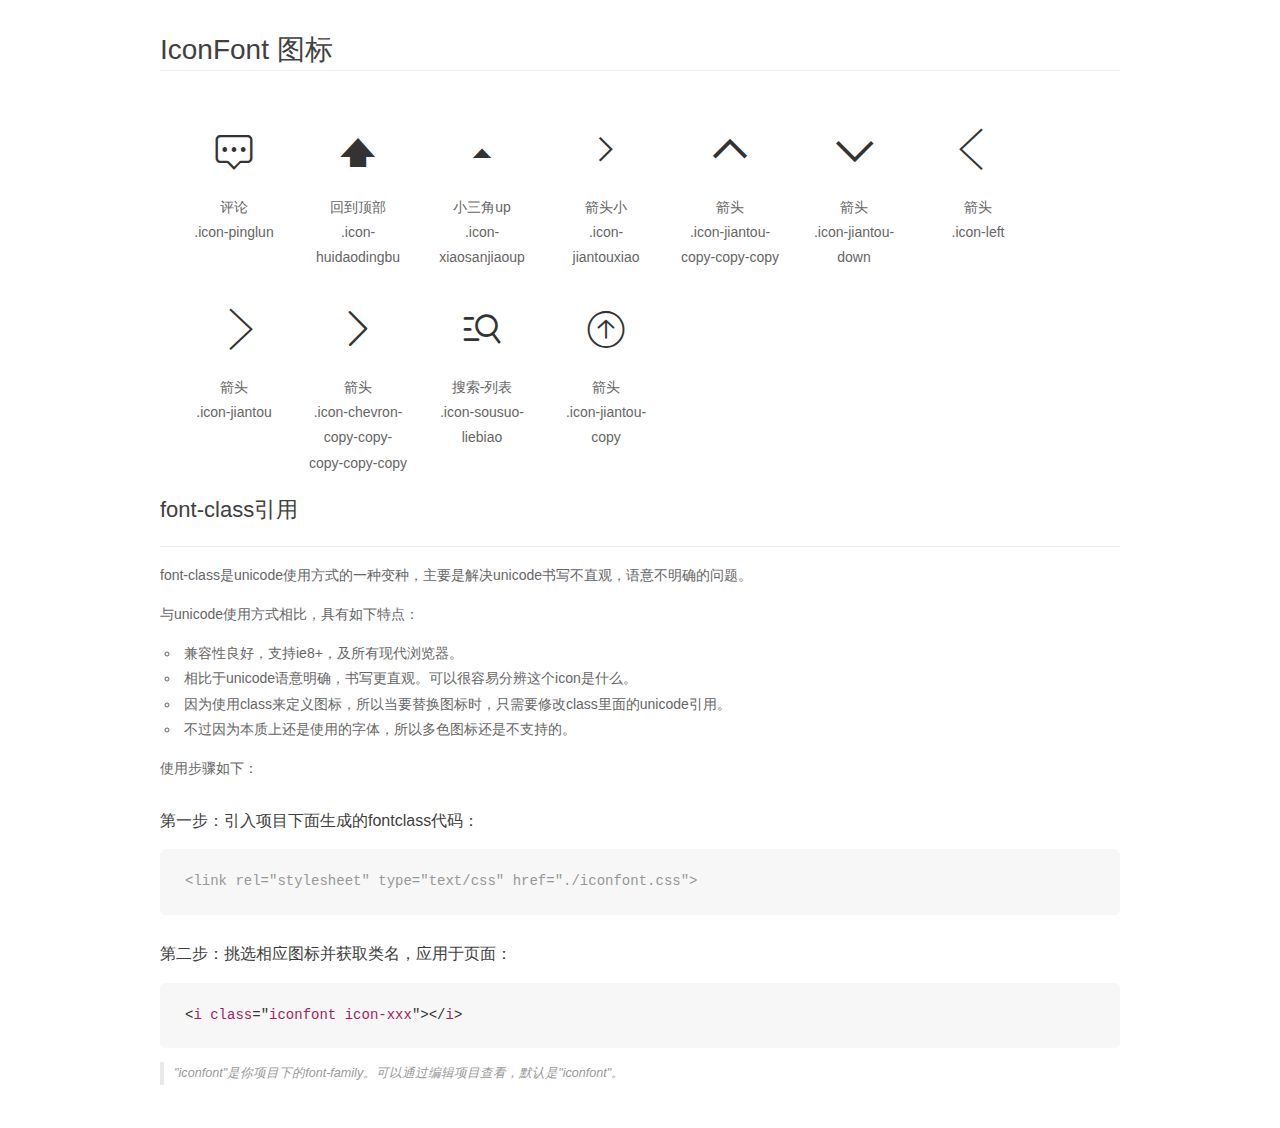
<file: iconfont/demo_fontclass.html>
<!DOCTYPE html>
<html>
<head>
    <meta charset="utf-8"/>
    <title>IconFont</title>
    <link rel="stylesheet" href="demo.css">
    <link rel="stylesheet" href="iconfont.css">
</head>
<body>
    <div class="main markdown">
        <h1>IconFont 图标</h1>
        <ul class="icon_lists clear">
            
                <li>
                <i class="icon iconfont icon-pinglun"></i>
                    <div class="name">评论</div>
                    <div class="fontclass">.icon-pinglun</div>
                </li>
            
                <li>
                <i class="icon iconfont icon-huidaodingbu"></i>
                    <div class="name">回到顶部</div>
                    <div class="fontclass">.icon-huidaodingbu</div>
                </li>
            
                <li>
                <i class="icon iconfont icon-xiaosanjiaoup"></i>
                    <div class="name">小三角up</div>
                    <div class="fontclass">.icon-xiaosanjiaoup</div>
                </li>
            
                <li>
                <i class="icon iconfont icon-jiantouxiao"></i>
                    <div class="name">箭头小</div>
                    <div class="fontclass">.icon-jiantouxiao</div>
                </li>
            
                <li>
                <i class="icon iconfont icon-jiantou-copy-copy-copy"></i>
                    <div class="name">箭头</div>
                    <div class="fontclass">.icon-jiantou-copy-copy-copy</div>
                </li>
            
                <li>
                <i class="icon iconfont icon-jiantou-down"></i>
                    <div class="name">箭头</div>
                    <div class="fontclass">.icon-jiantou-down</div>
                </li>
            
                <li>
                <i class="icon iconfont icon-left"></i>
                    <div class="name">箭头</div>
                    <div class="fontclass">.icon-left</div>
                </li>
            
                <li>
                <i class="icon iconfont icon-jiantou"></i>
                    <div class="name">箭头</div>
                    <div class="fontclass">.icon-jiantou</div>
                </li>
            
                <li>
                <i class="icon iconfont icon-chevron-copy-copy-copy-copy-copy"></i>
                    <div class="name">箭头</div>
                    <div class="fontclass">.icon-chevron-copy-copy-copy-copy-copy</div>
                </li>
            
                <li>
                <i class="icon iconfont icon-sousuo-liebiao"></i>
                    <div class="name">搜索-列表</div>
                    <div class="fontclass">.icon-sousuo-liebiao</div>
                </li>
            
                <li>
                <i class="icon iconfont icon-jiantou-copy"></i>
                    <div class="name">箭头</div>
                    <div class="fontclass">.icon-jiantou-copy</div>
                </li>
            
        </ul>

        <h2 id="font-class-">font-class引用</h2>
        <hr>

        <p>font-class是unicode使用方式的一种变种，主要是解决unicode书写不直观，语意不明确的问题。</p>
        <p>与unicode使用方式相比，具有如下特点：</p>
        <ul>
        <li>兼容性良好，支持ie8+，及所有现代浏览器。</li>
        <li>相比于unicode语意明确，书写更直观。可以很容易分辨这个icon是什么。</li>
        <li>因为使用class来定义图标，所以当要替换图标时，只需要修改class里面的unicode引用。</li>
        <li>不过因为本质上还是使用的字体，所以多色图标还是不支持的。</li>
        </ul>
        <p>使用步骤如下：</p>
        <h3 id="-fontclass-">第一步：引入项目下面生成的fontclass代码：</h3>


        <pre><code class="lang-js hljs javascript"><span class="hljs-comment">&lt;link rel="stylesheet" type="text/css" href="./iconfont.css"&gt;</span></code></pre>
        <h3 id="-">第二步：挑选相应图标并获取类名，应用于页面：</h3>
        <pre><code class="lang-css hljs">&lt;<span class="hljs-selector-tag">i</span> <span class="hljs-selector-tag">class</span>="<span class="hljs-selector-tag">iconfont</span> <span class="hljs-selector-tag">icon-xxx</span>"&gt;&lt;/<span class="hljs-selector-tag">i</span>&gt;</code></pre>
        <blockquote>
        <p>"iconfont"是你项目下的font-family。可以通过编辑项目查看，默认是"iconfont"。</p>
        </blockquote>
    </div>
</body>
</html>
</file>
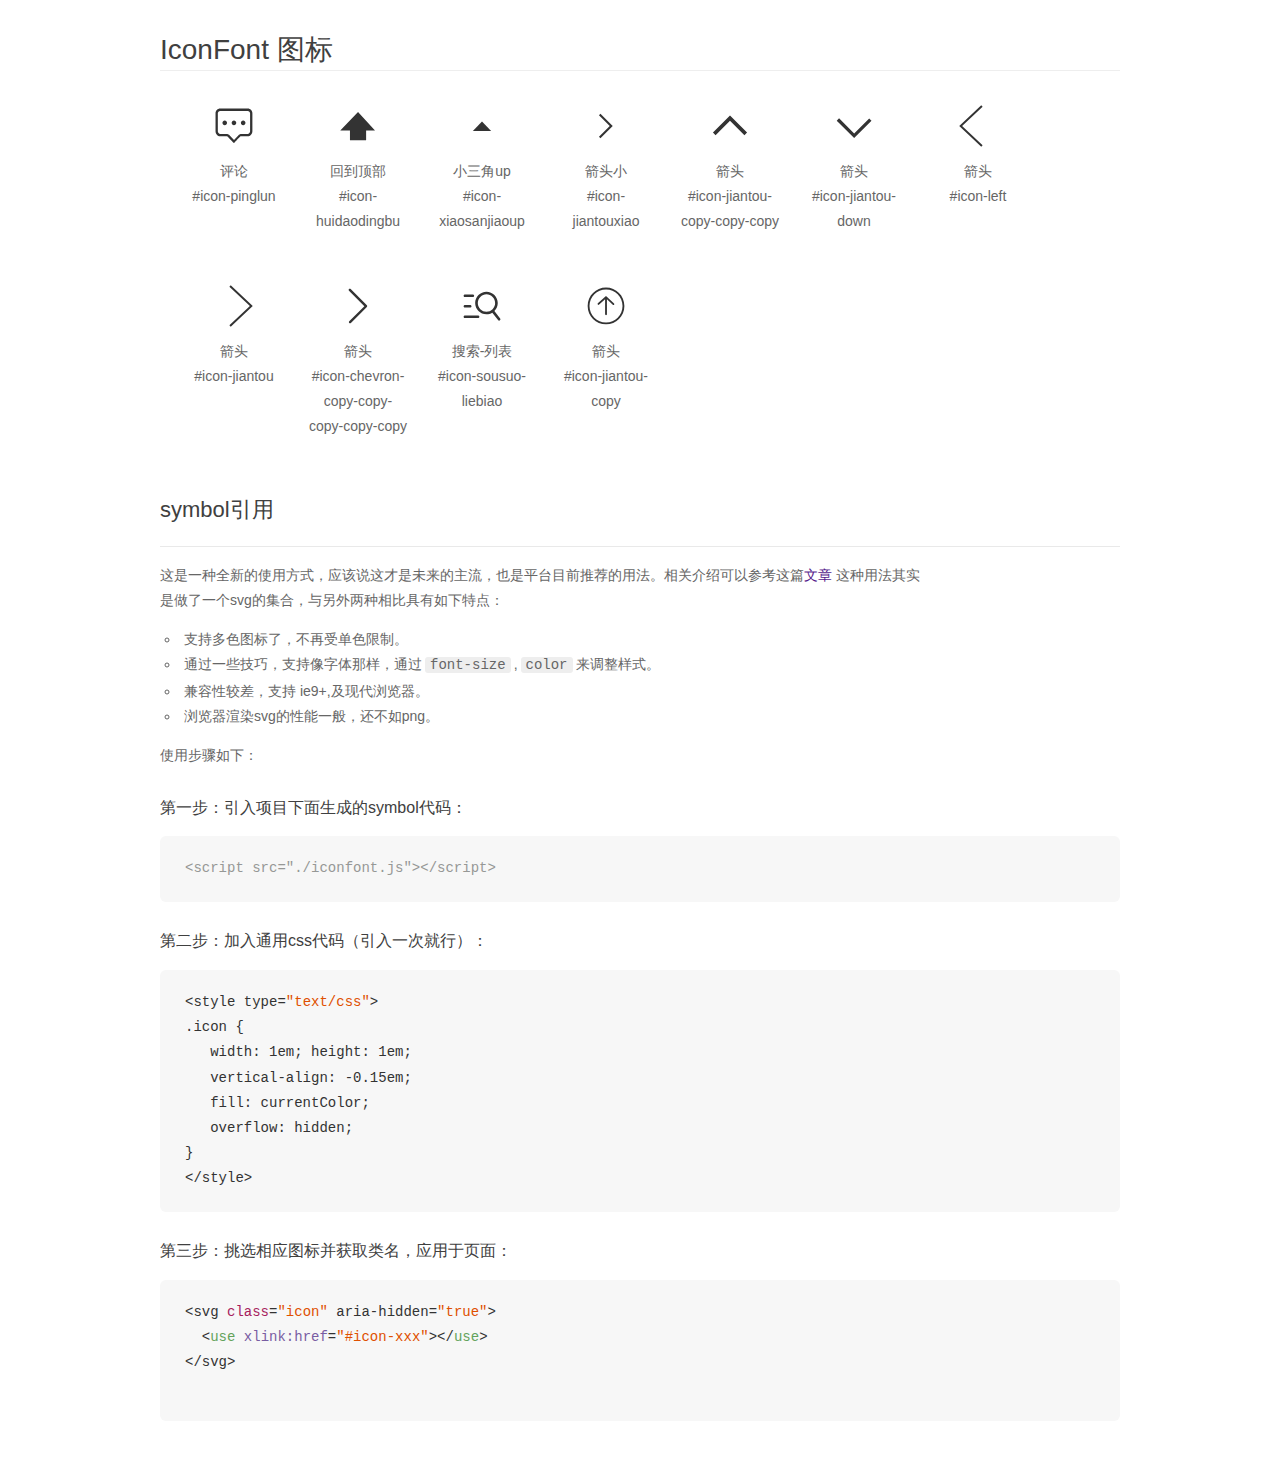
<file: iconfont/demo_symbol.html>
<!DOCTYPE html>
<html>
<head>
    <meta charset="utf-8"/>
    <title>IconFont</title>
    <link rel="stylesheet" href="demo.css">
    <script src="iconfont.js"></script>

    <style type="text/css">
        .icon {
          /* 通过设置 font-size 来改变图标大小 */
          width: 1em; height: 1em;
          /* 图标和文字相邻时，垂直对齐 */
          vertical-align: -0.15em;
          /* 通过设置 color 来改变 SVG 的颜色/fill */
          fill: currentColor;
          /* path 和 stroke 溢出 viewBox 部分在 IE 下会显示
             normalize.css 中也包含这行 */
          overflow: hidden;
        }

    </style>
</head>
<body>
    <div class="main markdown">
        <h1>IconFont 图标</h1>
        <ul class="icon_lists clear">
            
                <li>
                    <svg class="icon" aria-hidden="true">
                        <use xlink:href="#icon-pinglun"></use>
                    </svg>
                    <div class="name">评论</div>
                    <div class="fontclass">#icon-pinglun</div>
                </li>
            
                <li>
                    <svg class="icon" aria-hidden="true">
                        <use xlink:href="#icon-huidaodingbu"></use>
                    </svg>
                    <div class="name">回到顶部</div>
                    <div class="fontclass">#icon-huidaodingbu</div>
                </li>
            
                <li>
                    <svg class="icon" aria-hidden="true">
                        <use xlink:href="#icon-xiaosanjiaoup"></use>
                    </svg>
                    <div class="name">小三角up</div>
                    <div class="fontclass">#icon-xiaosanjiaoup</div>
                </li>
            
                <li>
                    <svg class="icon" aria-hidden="true">
                        <use xlink:href="#icon-jiantouxiao"></use>
                    </svg>
                    <div class="name">箭头小</div>
                    <div class="fontclass">#icon-jiantouxiao</div>
                </li>
            
                <li>
                    <svg class="icon" aria-hidden="true">
                        <use xlink:href="#icon-jiantou-copy-copy-copy"></use>
                    </svg>
                    <div class="name">箭头</div>
                    <div class="fontclass">#icon-jiantou-copy-copy-copy</div>
                </li>
            
                <li>
                    <svg class="icon" aria-hidden="true">
                        <use xlink:href="#icon-jiantou-down"></use>
                    </svg>
                    <div class="name">箭头</div>
                    <div class="fontclass">#icon-jiantou-down</div>
                </li>
            
                <li>
                    <svg class="icon" aria-hidden="true">
                        <use xlink:href="#icon-left"></use>
                    </svg>
                    <div class="name">箭头</div>
                    <div class="fontclass">#icon-left</div>
                </li>
            
                <li>
                    <svg class="icon" aria-hidden="true">
                        <use xlink:href="#icon-jiantou"></use>
                    </svg>
                    <div class="name">箭头</div>
                    <div class="fontclass">#icon-jiantou</div>
                </li>
            
                <li>
                    <svg class="icon" aria-hidden="true">
                        <use xlink:href="#icon-chevron-copy-copy-copy-copy-copy"></use>
                    </svg>
                    <div class="name">箭头</div>
                    <div class="fontclass">#icon-chevron-copy-copy-copy-copy-copy</div>
                </li>
            
                <li>
                    <svg class="icon" aria-hidden="true">
                        <use xlink:href="#icon-sousuo-liebiao"></use>
                    </svg>
                    <div class="name">搜索-列表</div>
                    <div class="fontclass">#icon-sousuo-liebiao</div>
                </li>
            
                <li>
                    <svg class="icon" aria-hidden="true">
                        <use xlink:href="#icon-jiantou-copy"></use>
                    </svg>
                    <div class="name">箭头</div>
                    <div class="fontclass">#icon-jiantou-copy</div>
                </li>
            
        </ul>


        <h2 id="symbol-">symbol引用</h2>
        <hr>

        <p>这是一种全新的使用方式，应该说这才是未来的主流，也是平台目前推荐的用法。相关介绍可以参考这篇<a href="">文章</a>
        这种用法其实是做了一个svg的集合，与另外两种相比具有如下特点：</p>
        <ul>
          <li>支持多色图标了，不再受单色限制。</li>
          <li>通过一些技巧，支持像字体那样，通过<code>font-size</code>,<code>color</code>来调整样式。</li>
          <li>兼容性较差，支持 ie9+,及现代浏览器。</li>
          <li>浏览器渲染svg的性能一般，还不如png。</li>
        </ul>
        <p>使用步骤如下：</p>
        <h3 id="-symbol-">第一步：引入项目下面生成的symbol代码：</h3>
        <pre><code class="lang-js hljs javascript"><span class="hljs-comment">&lt;script src="./iconfont.js"&gt;&lt;/script&gt;</span></code></pre>
        <h3 id="-css-">第二步：加入通用css代码（引入一次就行）：</h3>
        <pre><code class="lang-js hljs javascript">&lt;style type=<span class="hljs-string">"text/css"</span>&gt;
.icon {
   width: <span class="hljs-number">1</span>em; height: <span class="hljs-number">1</span>em;
   vertical-align: <span class="hljs-number">-0.15</span>em;
   fill: currentColor;
   overflow: hidden;
}
&lt;<span class="hljs-regexp">/style&gt;</span></code></pre>
        <h3 id="-">第三步：挑选相应图标并获取类名，应用于页面：</h3>
        <pre><code class="lang-js hljs javascript">&lt;svg <span class="hljs-class"><span class="hljs-keyword">class</span></span>=<span class="hljs-string">"icon"</span> aria-hidden=<span class="hljs-string">"true"</span>&gt;<span class="xml"><span class="hljs-tag">
  &lt;<span class="hljs-name">use</span> <span class="hljs-attr">xlink:href</span>=<span class="hljs-string">"#icon-xxx"</span>&gt;</span><span class="hljs-tag">&lt;/<span class="hljs-name">use</span>&gt;</span>
</span>&lt;<span class="hljs-regexp">/svg&gt;
        </span></code></pre>
    </div>
</body>
</html>
</file>
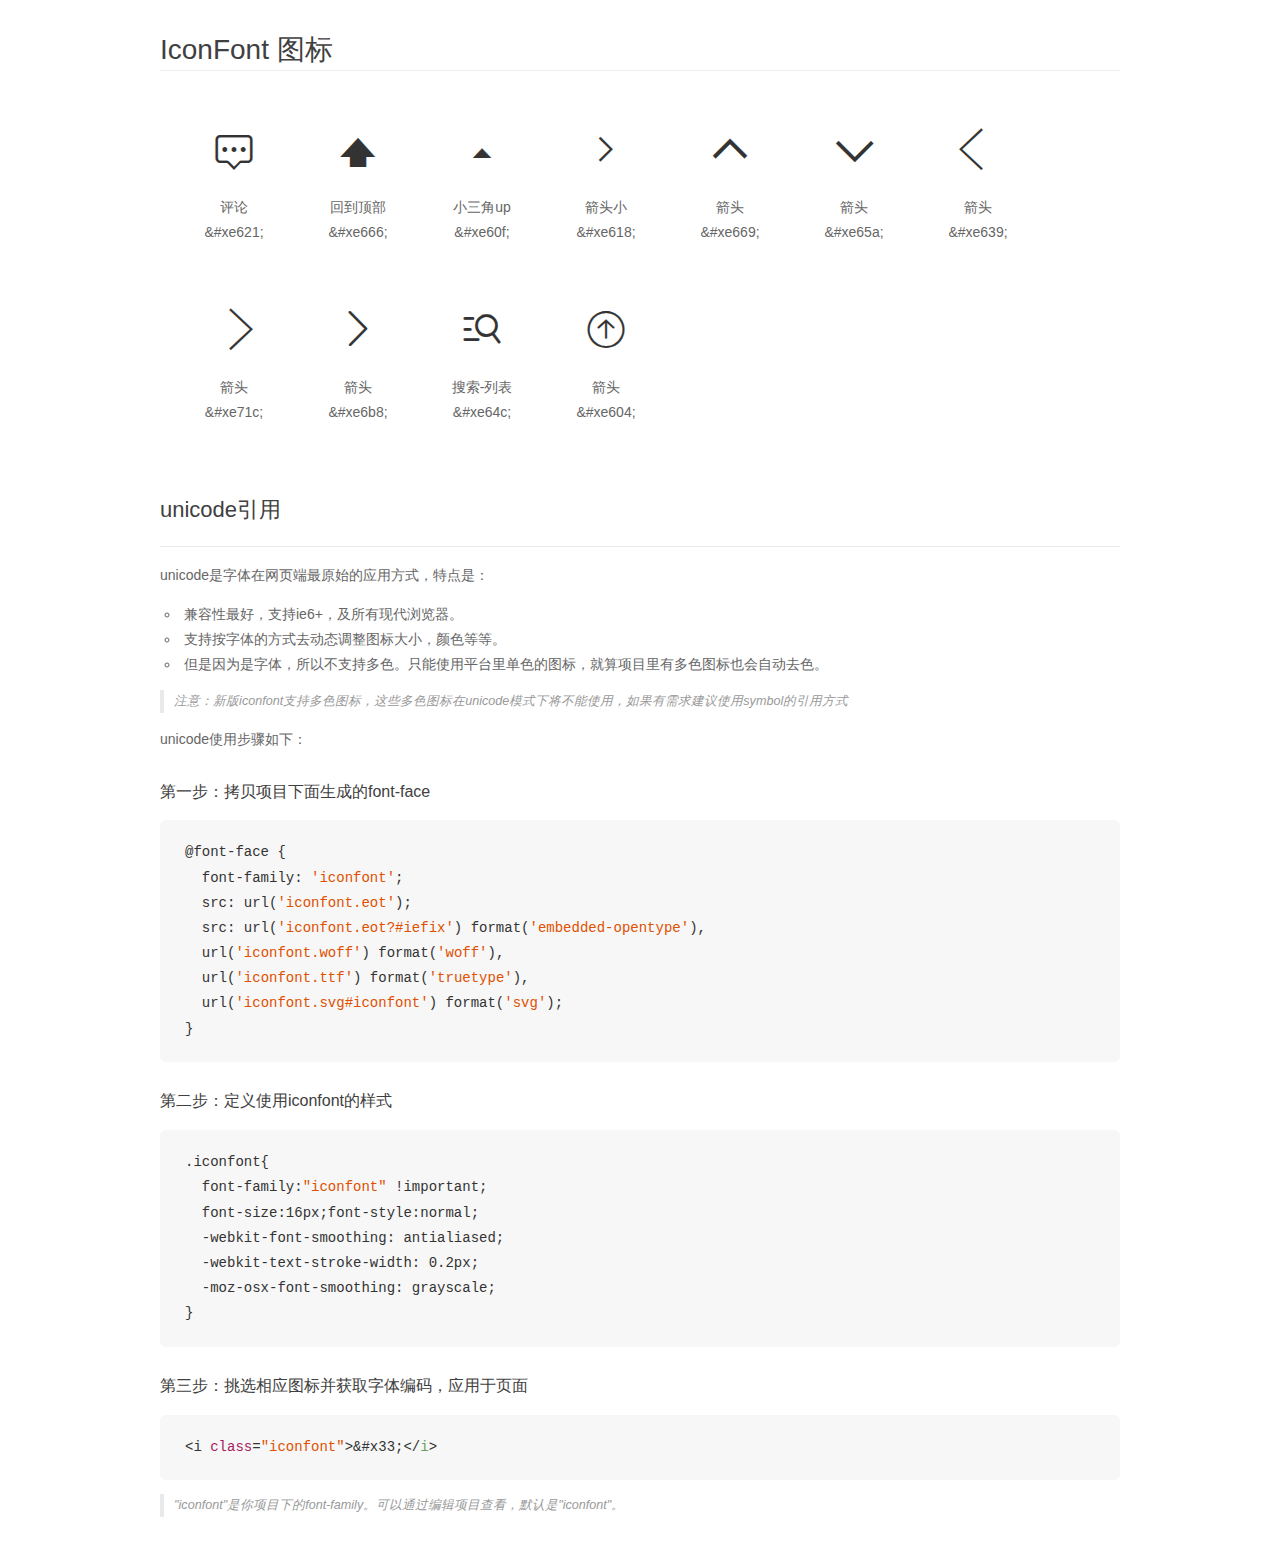
<file: iconfont/demo_unicode.html>
<!DOCTYPE html>
<html>
<head>
    <meta charset="utf-8"/>
    <title>IconFont</title>
    <link rel="stylesheet" href="demo.css">

    <style type="text/css">

        @font-face {font-family: "iconfont";
          src: url('iconfont.eot'); /* IE9*/
          src: url('iconfont.eot#iefix') format('embedded-opentype'), /* IE6-IE8 */
          url('iconfont.woff') format('woff'), /* chrome, firefox */
          url('iconfont.ttf') format('truetype'), /* chrome, firefox, opera, Safari, Android, iOS 4.2+*/
          url('iconfont.svg#iconfont') format('svg'); /* iOS 4.1- */
        }

        .iconfont {
          font-family:"iconfont" !important;
          font-size:16px;
          font-style:normal;
          -webkit-font-smoothing: antialiased;
          -webkit-text-stroke-width: 0.2px;
          -moz-osx-font-smoothing: grayscale;
        }

    </style>
</head>
<body>
    <div class="main markdown">
        <h1>IconFont 图标</h1>
        <ul class="icon_lists clear">
            
                <li>
                <i class="icon iconfont">&#xe621;</i>
                    <div class="name">评论</div>
                    <div class="code">&amp;#xe621;</div>
                </li>
            
                <li>
                <i class="icon iconfont">&#xe666;</i>
                    <div class="name">回到顶部</div>
                    <div class="code">&amp;#xe666;</div>
                </li>
            
                <li>
                <i class="icon iconfont">&#xe60f;</i>
                    <div class="name">小三角up</div>
                    <div class="code">&amp;#xe60f;</div>
                </li>
            
                <li>
                <i class="icon iconfont">&#xe618;</i>
                    <div class="name">箭头小</div>
                    <div class="code">&amp;#xe618;</div>
                </li>
            
                <li>
                <i class="icon iconfont">&#xe669;</i>
                    <div class="name">箭头</div>
                    <div class="code">&amp;#xe669;</div>
                </li>
            
                <li>
                <i class="icon iconfont">&#xe65a;</i>
                    <div class="name">箭头</div>
                    <div class="code">&amp;#xe65a;</div>
                </li>
            
                <li>
                <i class="icon iconfont">&#xe639;</i>
                    <div class="name">箭头</div>
                    <div class="code">&amp;#xe639;</div>
                </li>
            
                <li>
                <i class="icon iconfont">&#xe71c;</i>
                    <div class="name">箭头</div>
                    <div class="code">&amp;#xe71c;</div>
                </li>
            
                <li>
                <i class="icon iconfont">&#xe6b8;</i>
                    <div class="name">箭头</div>
                    <div class="code">&amp;#xe6b8;</div>
                </li>
            
                <li>
                <i class="icon iconfont">&#xe64c;</i>
                    <div class="name">搜索-列表</div>
                    <div class="code">&amp;#xe64c;</div>
                </li>
            
                <li>
                <i class="icon iconfont">&#xe604;</i>
                    <div class="name">箭头</div>
                    <div class="code">&amp;#xe604;</div>
                </li>
            
        </ul>
        <h2 id="unicode-">unicode引用</h2>
        <hr>

        <p>unicode是字体在网页端最原始的应用方式，特点是：</p>
        <ul>
        <li>兼容性最好，支持ie6+，及所有现代浏览器。</li>
        <li>支持按字体的方式去动态调整图标大小，颜色等等。</li>
        <li>但是因为是字体，所以不支持多色。只能使用平台里单色的图标，就算项目里有多色图标也会自动去色。</li>
        </ul>
        <blockquote>
        <p>注意：新版iconfont支持多色图标，这些多色图标在unicode模式下将不能使用，如果有需求建议使用symbol的引用方式</p>
        </blockquote>
        <p>unicode使用步骤如下：</p>
        <h3 id="-font-face">第一步：拷贝项目下面生成的font-face</h3>
        <pre><code class="lang-js hljs javascript">@font-face {
  font-family: <span class="hljs-string">'iconfont'</span>;
  src: url(<span class="hljs-string">'iconfont.eot'</span>);
  src: url(<span class="hljs-string">'iconfont.eot?#iefix'</span>) format(<span class="hljs-string">'embedded-opentype'</span>),
  url(<span class="hljs-string">'iconfont.woff'</span>) format(<span class="hljs-string">'woff'</span>),
  url(<span class="hljs-string">'iconfont.ttf'</span>) format(<span class="hljs-string">'truetype'</span>),
  url(<span class="hljs-string">'iconfont.svg#iconfont'</span>) format(<span class="hljs-string">'svg'</span>);
}
</code></pre>
        <h3 id="-iconfont-">第二步：定义使用iconfont的样式</h3>
        <pre><code class="lang-js hljs javascript">.iconfont{
  font-family:<span class="hljs-string">"iconfont"</span> !important;
  font-size:<span class="hljs-number">16</span>px;font-style:normal;
  -webkit-font-smoothing: antialiased;
  -webkit-text-stroke-width: <span class="hljs-number">0.2</span>px;
  -moz-osx-font-smoothing: grayscale;
}
</code></pre>
        <h3 id="-">第三步：挑选相应图标并获取字体编码，应用于页面</h3>
        <pre><code class="lang-js hljs javascript">&lt;i <span class="hljs-class"><span class="hljs-keyword">class</span></span>=<span class="hljs-string">"iconfont"</span>&gt;&amp;#x33;<span class="xml"><span class="hljs-tag">&lt;/<span class="hljs-name">i</span>&gt;</span></span></code></pre>

        <blockquote>
        <p>"iconfont"是你项目下的font-family。可以通过编辑项目查看，默认是"iconfont"。</p>
        </blockquote>
    </div>


</body>
</html>
</file>
<file: iconfont/iconfont.css>
@font-face {font-family: "iconfont";
  src: url('iconfont.eot?t=1489656214495'); /* IE9*/
  src: url('iconfont.eot?t=1489656214495#iefix') format('embedded-opentype'), /* IE6-IE8 */
  url('iconfont.woff?t=1489656214495') format('woff'), /* chrome, firefox */
  url('iconfont.ttf?t=1489656214495') format('truetype'), /* chrome, firefox, opera, Safari, Android, iOS 4.2+*/
  url('iconfont.svg?t=1489656214495#iconfont') format('svg'); /* iOS 4.1- */
}

.iconfont {
  font-family:"iconfont" !important;
  font-size:16px;
  font-style:normal;
  -webkit-font-smoothing: antialiased;
  -moz-osx-font-smoothing: grayscale;
}

.icon-pinglun:before { content: "\e621"; }

.icon-huidaodingbu:before { content: "\e666"; }

.icon-xiaosanjiaoup:before { content: "\e60f"; }

.icon-jiantouxiao:before { content: "\e618"; }

.icon-jiantou-copy-copy-copy:before { content: "\e669"; }

.icon-jiantou-down:before { content: "\e65a"; }

.icon-left:before { content: "\e639"; }

.icon-jiantou:before { content: "\e71c"; }

.icon-chevron-copy-copy-copy-copy-copy:before { content: "\e6b8"; }

.icon-sousuo-liebiao:before { content: "\e64c"; }

.icon-jiantou-copy:before { content: "\e604"; }
</file>
<file: iconfont/demo.css>
*{margin: 0;padding: 0;list-style: none;}
/*
KISSY CSS Reset
理念：1. reset 的目的不是清除浏览器的默认样式，这仅是部分工作。清除和重置是紧密不可分的。
2. reset 的目的不是让默认样式在所有浏览器下一致，而是减少默认样式有可能带来的问题。
3. reset 期望提供一套普适通用的基础样式。但没有银弹，推荐根据具体需求，裁剪和修改后再使用。
特色：1. 适应中文；2. 基于最新主流浏览器。
维护：玉伯<lifesinger@gmail.com>, 正淳<ragecarrier@gmail.com>
 */

/** 清除内外边距 **/
body, h1, h2, h3, h4, h5, h6, hr, p, blockquote, /* structural elements 结构元素 */
dl, dt, dd, ul, ol, li, /* list elements 列表元素 */
pre, /* text formatting elements 文本格式元素 */
form, fieldset, legend, button, input, textarea, /* form elements 表单元素 */
th, td /* table elements 表格元素 */ {
  margin: 0;
  padding: 0;
}

/** 设置默认字体 **/
body,
button, input, select, textarea /* for ie */ {
  font: 12px/1.5 tahoma, arial, \5b8b\4f53, sans-serif;
}
h1, h2, h3, h4, h5, h6 { font-size: 100%; }
address, cite, dfn, em, var { font-style: normal; } /* 将斜体扶正 */
code, kbd, pre, samp { font-family: courier new, courier, monospace; } /* 统一等宽字体 */
small { font-size: 12px; } /* 小于 12px 的中文很难阅读，让 small 正常化 */

/** 重置列表元素 **/
ul, ol { list-style: none; }

/** 重置文本格式元素 **/
a { text-decoration: none; }
a:hover { text-decoration: underline; }


/** 重置表单元素 **/
legend { color: #000; } /* for ie6 */
fieldset, img { border: 0; } /* img 搭车：让链接里的 img 无边框 */
button, input, select, textarea { font-size: 100%; } /* 使得表单元素在 ie 下能继承字体大小 */
/* 注：optgroup 无法扶正 */

/** 重置表格元素 **/
table { border-collapse: collapse; border-spacing: 0; }

/* 清除浮动 */
.ks-clear:after, .clear:after {
  content: '\20';
  display: block;
  height: 0;
  clear: both;
}
.ks-clear, .clear {
  *zoom: 1;
}

.main {
  padding: 30px 100px;
width: 960px;
margin: 0 auto;
}
.main h1{font-size:36px; color:#333; text-align:left;margin-bottom:30px; border-bottom: 1px solid #eee;}

.helps{margin-top:40px;}
.helps pre{
  padding:20px;
  margin:10px 0;
  border:solid 1px #e7e1cd;
  background-color: #fffdef;
  overflow: auto;
}

.icon_lists{
  width: 100% !important;

}

.icon_lists li{
  float:left;
  width: 100px;
  height:180px;
  text-align: center;
  list-style: none !important;
}
.icon_lists .icon{
  font-size: 42px;
  line-height: 100px;
  margin: 10px 0;
  color:#333;
  -webkit-transition: font-size 0.25s ease-out 0s;
  -moz-transition: font-size 0.25s ease-out 0s;
  transition: font-size 0.25s ease-out 0s;

}
.icon_lists .icon:hover{
  font-size: 100px;
}



.markdown {
  color: #666;
  font-size: 14px;
  line-height: 1.8;
}

.highlight {
  line-height: 1.5;
}

.markdown img {
  vertical-align: middle;
  max-width: 100%;
}

.markdown h1 {
  color: #404040;
  font-weight: 500;
  line-height: 40px;
  margin-bottom: 24px;
}

.markdown h2,
.markdown h3,
.markdown h4,
.markdown h5,
.markdown h6 {
  color: #404040;
  margin: 1.6em 0 0.6em 0;
  font-weight: 500;
  clear: both;
}

.markdown h1 {
  font-size: 28px;
}

.markdown h2 {
  font-size: 22px;
}

.markdown h3 {
  font-size: 16px;
}

.markdown h4 {
  font-size: 14px;
}

.markdown h5 {
  font-size: 12px;
}

.markdown h6 {
  font-size: 12px;
}

.markdown hr {
  height: 1px;
  border: 0;
  background: #e9e9e9;
  margin: 16px 0;
  clear: both;
}

.markdown p,
.markdown pre {
  margin: 1em 0;
}

.markdown > p,
.markdown > blockquote,
.markdown > .highlight,
.markdown > ol,
.markdown > ul {
  width: 80%;
}

.markdown ul > li {
  list-style: circle;
}

.markdown > ul li,
.markdown blockquote ul > li {
  margin-left: 20px;
  padding-left: 4px;
}

.markdown > ul li p,
.markdown > ol li p {
  margin: 0.6em 0;
}

.markdown ol > li {
  list-style: decimal;
}

.markdown > ol li,
.markdown blockquote ol > li {
  margin-left: 20px;
  padding-left: 4px;
}

.markdown code {
  margin: 0 3px;
  padding: 0 5px;
  background: #eee;
  border-radius: 3px;
}

.markdown pre {
  border-radius: 6px;
  background: #f7f7f7;
  padding: 20px;
}

.markdown pre code {
  border: none;
  background: #f7f7f7;
  margin: 0;
}

.markdown strong,
.markdown b {
  font-weight: 600;
}

.markdown > table {
  border-collapse: collapse;
  border-spacing: 0px;
  empty-cells: show;
  border: 1px solid #e9e9e9;
  width: 95%;
  margin-bottom: 24px;
}

.markdown > table th {
  white-space: nowrap;
  color: #333;
  font-weight: 600;

}

.markdown > table th,
.markdown > table td {
  border: 1px solid #e9e9e9;
  padding: 8px 16px;
  text-align: left;
}

.markdown > table th {
  background: #F7F7F7;
}

.markdown blockquote {
  font-size: 90%;
  color: #999;
  border-left: 4px solid #e9e9e9;
  padding-left: 0.8em;
  margin: 1em 0;
  font-style: italic;
}

.markdown blockquote p {
  margin: 0;
}

.markdown .anchor {
  opacity: 0;
  transition: opacity 0.3s ease;
  margin-left: 8px;
}

.markdown .waiting {
  color: #ccc;
}

.markdown h1:hover .anchor,
.markdown h2:hover .anchor,
.markdown h3:hover .anchor,
.markdown h4:hover .anchor,
.markdown h5:hover .anchor,
.markdown h6:hover .anchor {
  opacity: 1;
  display: inline-block;
}

.markdown > br,
.markdown > p > br {
  clear: both;
}


.hljs {
  display: block;
  background: white;
  padding: 0.5em;
  color: #333333;
  overflow-x: auto;
}

.hljs-comment,
.hljs-meta {
  color: #969896;
}

.hljs-string,
.hljs-variable,
.hljs-template-variable,
.hljs-strong,
.hljs-emphasis,
.hljs-quote {
  color: #df5000;
}

.hljs-keyword,
.hljs-selector-tag,
.hljs-type {
  color: #a71d5d;
}

.hljs-literal,
.hljs-symbol,
.hljs-bullet,
.hljs-attribute {
  color: #0086b3;
}

.hljs-section,
.hljs-name {
  color: #63a35c;
}

.hljs-tag {
  color: #333333;
}

.hljs-title,
.hljs-attr,
.hljs-selector-id,
.hljs-selector-class,
.hljs-selector-attr,
.hljs-selector-pseudo {
  color: #795da3;
}

.hljs-addition {
  color: #55a532;
  background-color: #eaffea;
}

.hljs-deletion {
  color: #bd2c00;
  background-color: #ffecec;
}

.hljs-link {
  text-decoration: underline;
}

pre{
  background: #fff;
}
</file>
